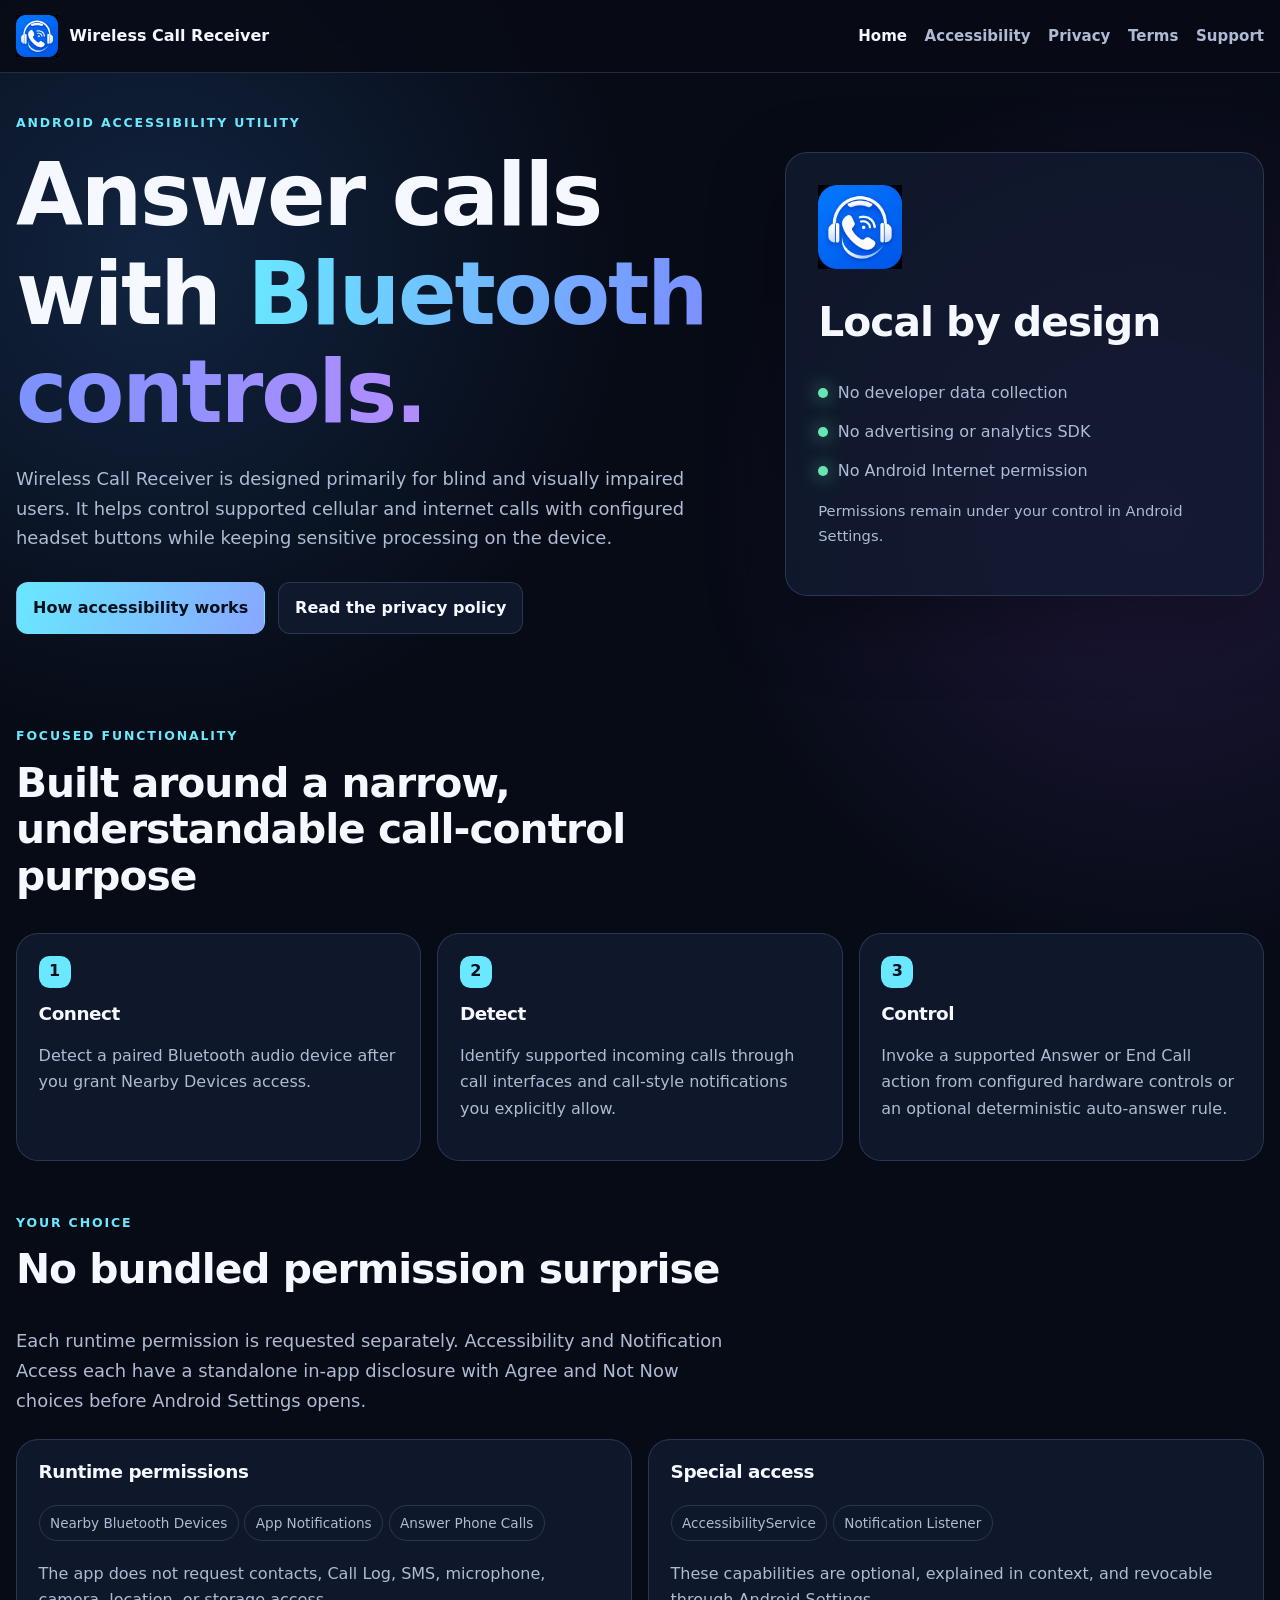
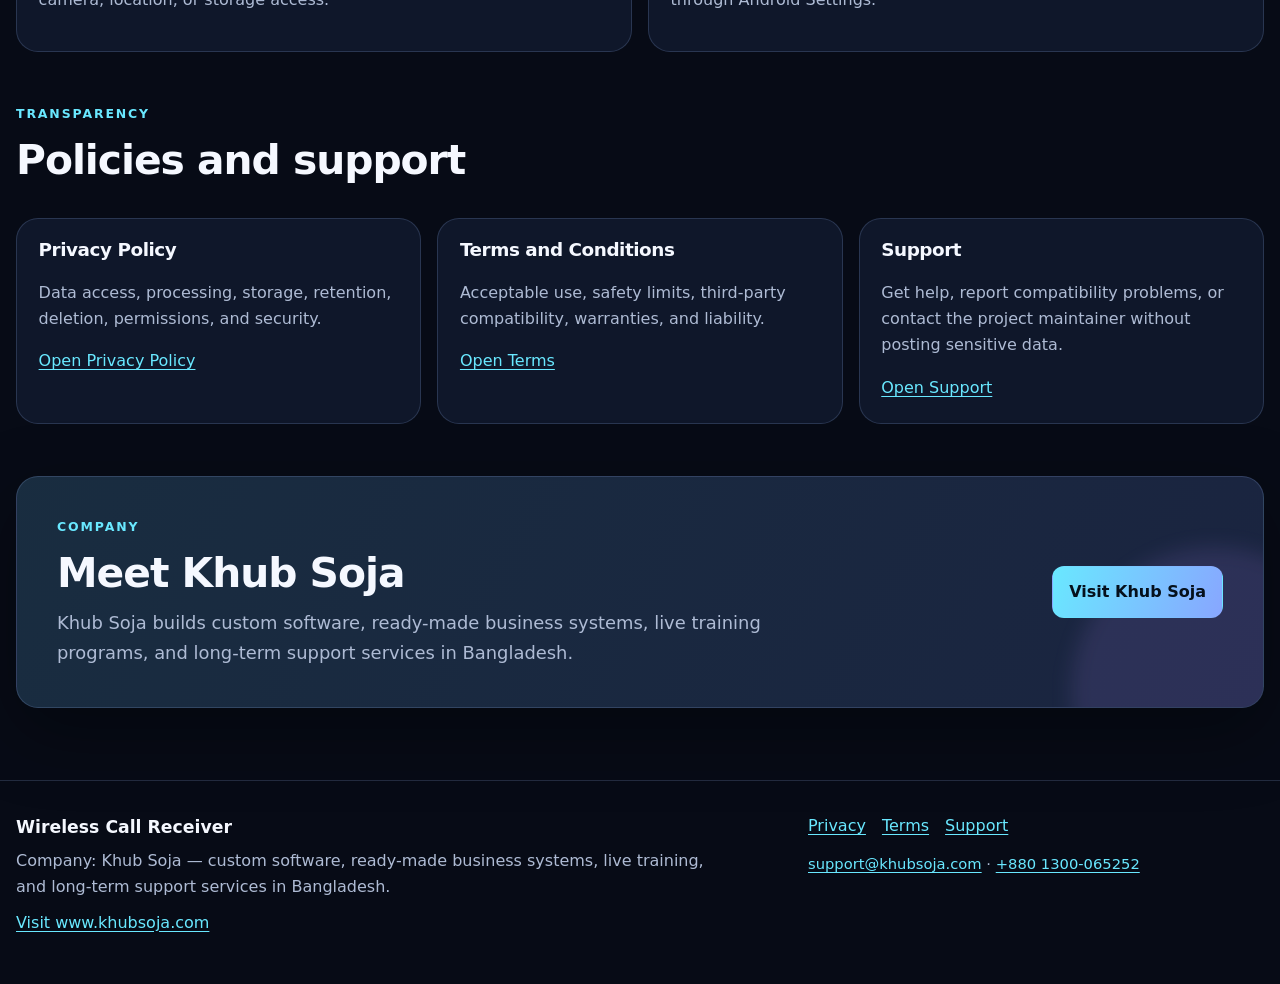
<file: landing_page/index.html>
<!doctype html>
<html lang="en">
<head>
  <meta charset="utf-8">
  <meta name="viewport" content="width=device-width, initial-scale=1">
  <meta name="description" content="Wireless Call Receiver is an on-device Android accessibility tool for Bluetooth call controls.">
  <meta name="theme-color" content="#070b16">
  <link rel="canonical" href="https://smfarukhasan.github.io/wireless_call_receiver/">
  <link rel="icon" href="assets/wcr-logo.png" type="image/png">
  <link rel="stylesheet" href="styles.css">
  <title>Wireless Call Receiver — Accessible Bluetooth Call Controls</title>
</head>
<body>
  <a class="skip-link" href="#content">Skip to content</a>
  <header class="site-header">
    <div class="shell nav-wrap">
      <a class="brand" href="index.html" aria-current="page"><img src="assets/wcr-logo.png" alt="">Wireless Call Receiver</a>
      <nav class="nav" aria-label="Primary navigation">
        <a href="index.html" aria-current="page">Home</a>
        <a href="accessibility.html">Accessibility</a>
        <a href="privacy.html">Privacy</a>
        <a href="terms.html">Terms</a>
        <a href="support.html">Support</a>
      </nav>
    </div>
  </header>

  <main id="content">
    <div class="shell">
      <section class="hero" aria-labelledby="hero-title">
        <div>
          <p class="eyebrow">Android accessibility utility</p>
          <h1 id="hero-title">Answer calls with <span class="gradient-text">Bluetooth controls.</span></h1>
          <p class="lede">Wireless Call Receiver is designed primarily for blind and visually impaired users. It helps control supported cellular and internet calls with configured headset buttons while keeping sensitive processing on the device.</p>
          <div class="actions">
            <a class="button primary" href="accessibility.html">How accessibility works</a>
            <a class="button" href="privacy.html">Read the privacy policy</a>
          </div>
        </div>
        <aside class="hero-card" aria-label="Privacy and operation summary">
          <img class="hero-mark" src="assets/wcr-logo.png" alt="Wireless Call Receiver app mark">
          <h2>Local by design</h2>
          <div class="signal"><span class="dot" aria-hidden="true"></span>No developer data collection</div>
          <div class="signal"><span class="dot" aria-hidden="true"></span>No advertising or analytics SDK</div>
          <div class="signal"><span class="dot" aria-hidden="true"></span>No Android Internet permission</div>
          <p class="meta">Permissions remain under your control in Android Settings.</p>
        </aside>
      </section>

      <section class="section" aria-labelledby="features-title">
        <div class="section-heading">
          <p class="eyebrow">Focused functionality</p>
          <h2 id="features-title">Built around a narrow, understandable call-control purpose</h2>
        </div>
        <div class="grid">
          <article class="card"><span class="number" aria-hidden="true">1</span><h3>Connect</h3><p>Detect a paired Bluetooth audio device after you grant Nearby Devices access.</p></article>
          <article class="card"><span class="number" aria-hidden="true">2</span><h3>Detect</h3><p>Identify supported incoming calls through call interfaces and call-style notifications you explicitly allow.</p></article>
          <article class="card"><span class="number" aria-hidden="true">3</span><h3>Control</h3><p>Invoke a supported Answer or End Call action from configured hardware controls or an optional deterministic auto-answer rule.</p></article>
        </div>
      </section>

      <section class="section" aria-labelledby="permissions-title">
        <div class="section-heading">
          <p class="eyebrow">Your choice</p>
          <h2 id="permissions-title">No bundled permission surprise</h2>
          <p class="lede">Each runtime permission is requested separately. Accessibility and Notification Access each have a standalone in-app disclosure with Agree and Not Now choices before Android Settings opens.</p>
        </div>
        <div class="grid two">
          <article class="card"><h3>Runtime permissions</h3><span class="pill">Nearby Bluetooth Devices</span><span class="pill">App Notifications</span><span class="pill">Answer Phone Calls</span><p>The app does not request contacts, Call Log, SMS, microphone, camera, location, or storage access.</p></article>
          <article class="card"><h3>Special access</h3><span class="pill">AccessibilityService</span><span class="pill">Notification Listener</span><p>These capabilities are optional, explained in context, and revocable through Android Settings.</p></article>
        </div>
      </section>

      <section class="section" aria-labelledby="documents-title">
        <div class="section-heading"><p class="eyebrow">Transparency</p><h2 id="documents-title">Policies and support</h2></div>
        <div class="grid">
          <article class="card"><h3>Privacy Policy</h3><p>Data access, processing, storage, retention, deletion, permissions, and security.</p><a href="privacy.html">Open Privacy Policy</a></article>
          <article class="card"><h3>Terms and Conditions</h3><p>Acceptable use, safety limits, third-party compatibility, warranties, and liability.</p><a href="terms.html">Open Terms</a></article>
          <article class="card"><h3>Support</h3><p>Get help, report compatibility problems, or contact the project maintainer without posting sensitive data.</p><a href="support.html">Open Support</a></article>
        </div>
      </section>

      <section class="section" aria-labelledby="company-title">
        <div class="company-panel">
          <div>
            <p class="eyebrow">Company</p>
            <h2 id="company-title">Meet Khub Soja</h2>
            <p class="lede">Khub Soja builds custom software, ready-made business systems, live training programs, and long-term support services in Bangladesh.</p>
          </div>
          <a class="button primary" href="https://www.khubsoja.com/" target="_blank" rel="noopener noreferrer" aria-label="Visit the Khub Soja company website">Visit Khub Soja</a>
        </div>
      </section>
    </div>
  </main>

  <footer class="site-footer">
  <div class="shell footer-wrap">
    <div class="footer-company">
      <strong>Wireless Call Receiver</strong>
      <p>Company: Khub Soja — custom software, ready-made business systems, live training, and long-term support services in Bangladesh.</p>
      <a href="https://www.khubsoja.com/" target="_blank" rel="noopener noreferrer">Visit www.khubsoja.com</a>
    </div>
    <div>
      <nav class="footer-links" aria-label="Footer"><a href="privacy.html">Privacy</a><a href="terms.html">Terms</a><a href="support.html">Support</a></nav>
      <p class="footer-contact"><a href="mailto:support@khubsoja.com">support@khubsoja.com</a> · <a href="tel:+8801300065252">+880 1300-065252</a></p>
    </div>
  </div>
</footer>
</body>
</html>
</file>
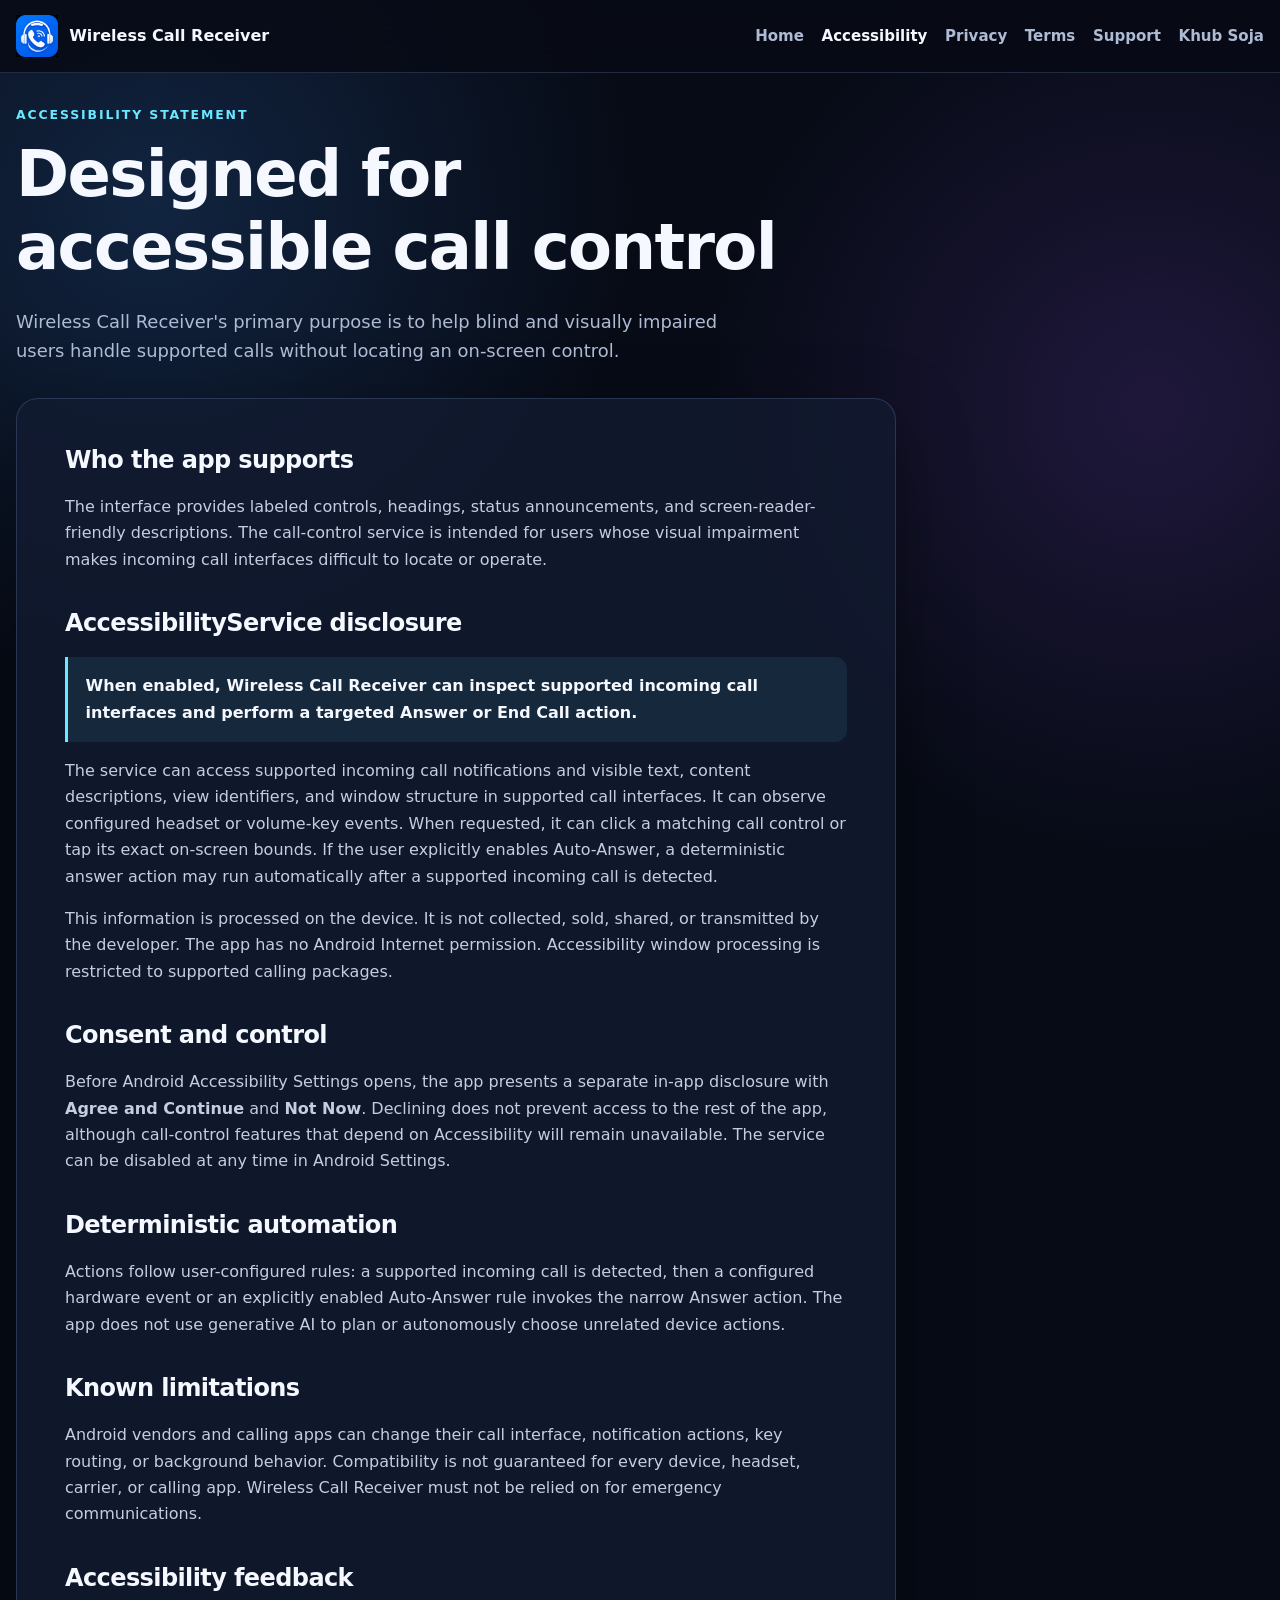
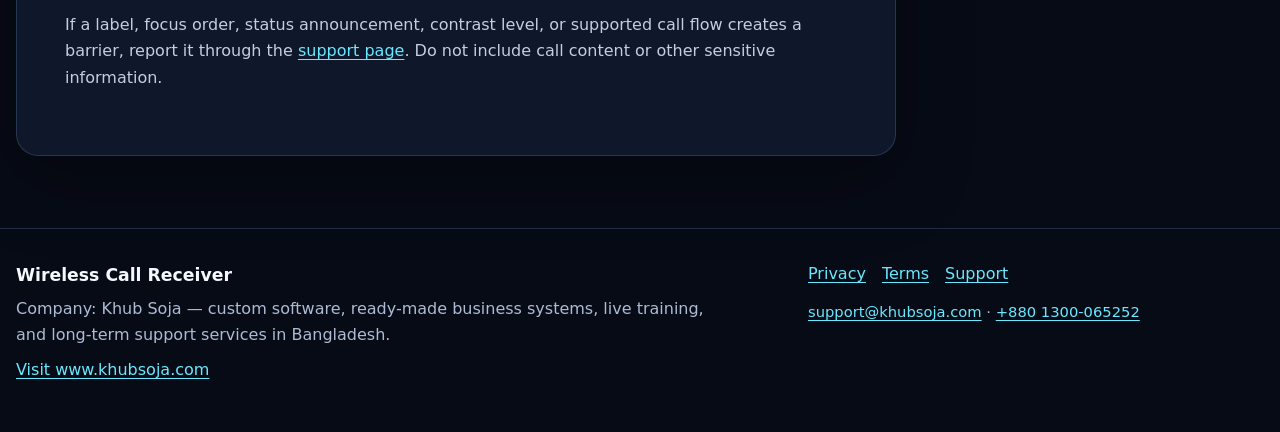
<file: landing_page/accessibility.html>
<!doctype html>
<html lang="en">
<head>
  <meta charset="utf-8"><meta name="viewport" content="width=device-width, initial-scale=1"><meta name="description" content="Accessibility statement and AccessibilityService disclosure for Wireless Call Receiver."><meta name="theme-color" content="#070b16">
  <link rel="canonical" href="https://smfarukhasan.github.io/wireless_call_receiver/accessibility.html"><link rel="icon" href="assets/wcr-logo.png" type="image/png"><link rel="stylesheet" href="styles.css"><title>Accessibility — Wireless Call Receiver</title>
</head>
<body>
  <a class="skip-link" href="#content">Skip to content</a>
  <header class="site-header"><div class="shell nav-wrap"><a class="brand" href="index.html"><img src="assets/wcr-logo.png" alt="">Wireless Call Receiver</a><nav class="nav" aria-label="Primary navigation"><a href="index.html">Home</a><a href="accessibility.html" aria-current="page">Accessibility</a><a href="privacy.html">Privacy</a><a href="terms.html">Terms</a><a href="support.html">Support</a><a href="https://www.khubsoja.com/" target="_blank" rel="noopener noreferrer">Khub Soja</a></nav></div></header>
  <main id="content"><div class="shell">
    <header class="page-head"><p class="eyebrow">Accessibility statement</p><h1>Designed for accessible call control</h1><p class="lede">Wireless Call Receiver's primary purpose is to help blind and visually impaired users handle supported calls without locating an on-screen control.</p></header>
    <article class="policy">
      <h2>Who the app supports</h2><p>The interface provides labeled controls, headings, status announcements, and screen-reader-friendly descriptions. The call-control service is intended for users whose visual impairment makes incoming call interfaces difficult to locate or operate.</p>
      <h2>AccessibilityService disclosure</h2><div class="notice"><strong>When enabled, Wireless Call Receiver can inspect supported incoming call interfaces and perform a targeted Answer or End Call action.</strong></div>
      <p>The service can access supported incoming call notifications and visible text, content descriptions, view identifiers, and window structure in supported call interfaces. It can observe configured headset or volume-key events. When requested, it can click a matching call control or tap its exact on-screen bounds. If the user explicitly enables Auto-Answer, a deterministic answer action may run automatically after a supported incoming call is detected.</p>
      <p>This information is processed on the device. It is not collected, sold, shared, or transmitted by the developer. The app has no Android Internet permission. Accessibility window processing is restricted to supported calling packages.</p>
      <h2>Consent and control</h2><p>Before Android Accessibility Settings opens, the app presents a separate in-app disclosure with <strong>Agree and Continue</strong> and <strong>Not Now</strong>. Declining does not prevent access to the rest of the app, although call-control features that depend on Accessibility will remain unavailable. The service can be disabled at any time in Android Settings.</p>
      <h2>Deterministic automation</h2><p>Actions follow user-configured rules: a supported incoming call is detected, then a configured hardware event or an explicitly enabled Auto-Answer rule invokes the narrow Answer action. The app does not use generative AI to plan or autonomously choose unrelated device actions.</p>
      <h2>Known limitations</h2><p>Android vendors and calling apps can change their call interface, notification actions, key routing, or background behavior. Compatibility is not guaranteed for every device, headset, carrier, or calling app. Wireless Call Receiver must not be relied on for emergency communications.</p>
      <h2>Accessibility feedback</h2><p>If a label, focus order, status announcement, contrast level, or supported call flow creates a barrier, report it through the <a href="support.html">support page</a>. Do not include call content or other sensitive information.</p>
    </article>
  </div></main>
  <footer class="site-footer">
  <div class="shell footer-wrap">
    <div class="footer-company">
      <strong>Wireless Call Receiver</strong>
      <p>Company: Khub Soja — custom software, ready-made business systems, live training, and long-term support services in Bangladesh.</p>
      <a href="https://www.khubsoja.com/" target="_blank" rel="noopener noreferrer">Visit www.khubsoja.com</a>
    </div>
    <div>
      <nav class="footer-links" aria-label="Footer"><a href="privacy.html">Privacy</a><a href="terms.html">Terms</a><a href="support.html">Support</a></nav>
      <p class="footer-contact"><a href="mailto:support@khubsoja.com">support@khubsoja.com</a> · <a href="tel:+8801300065252">+880 1300-065252</a></p>
    </div>
  </div>
</footer>
</body>
</html>
</file>
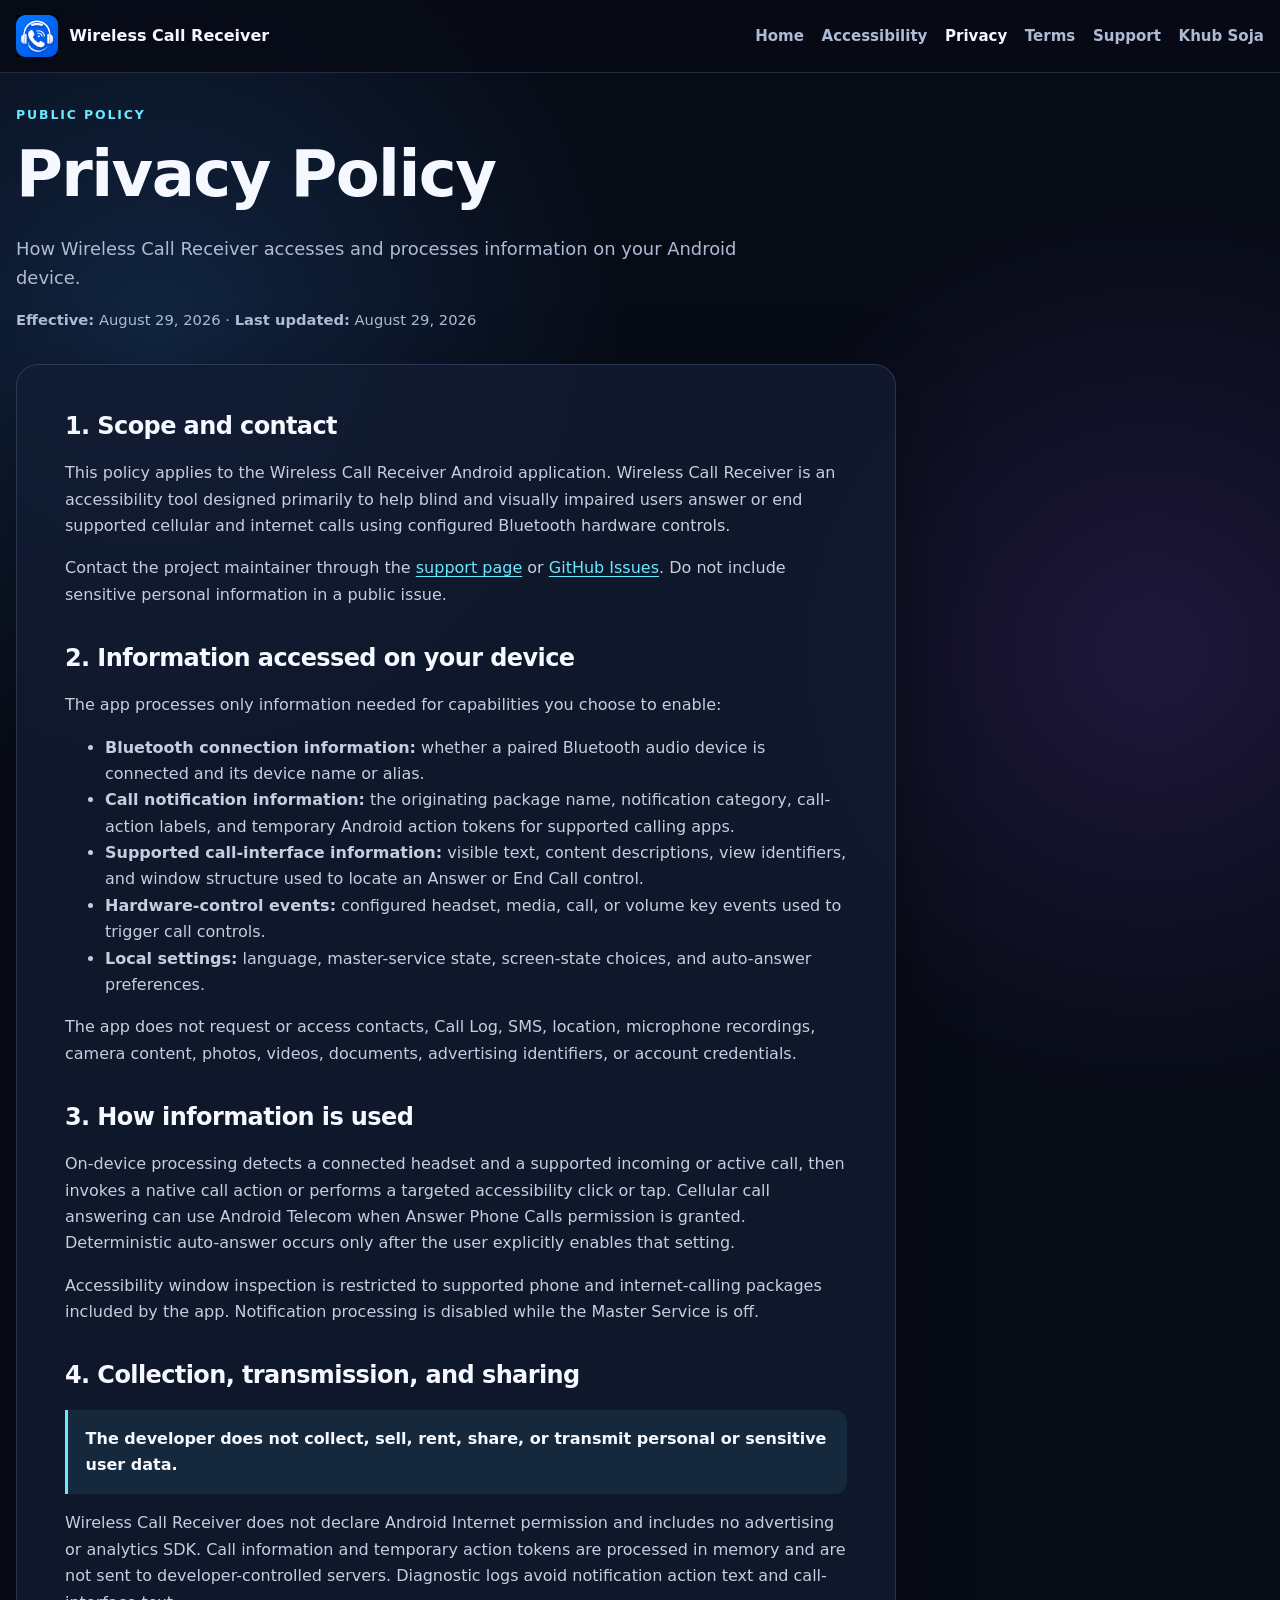
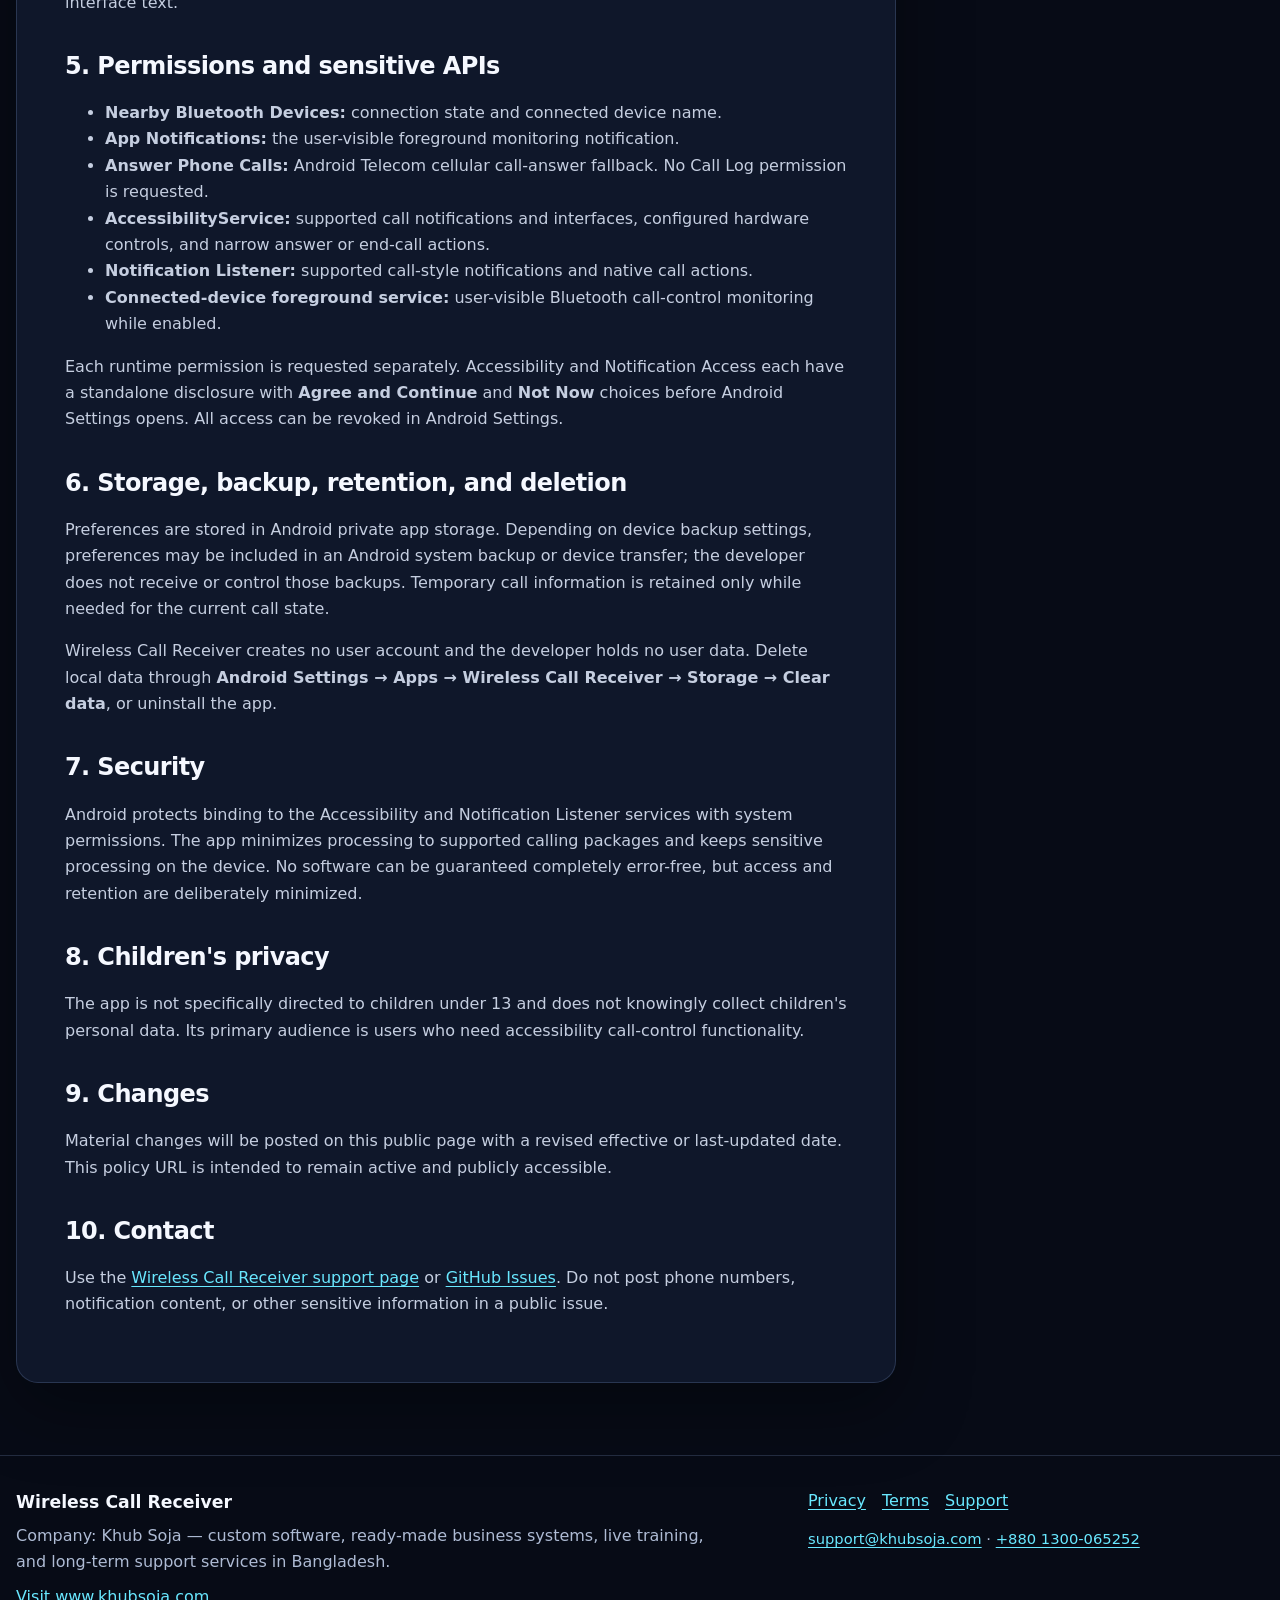
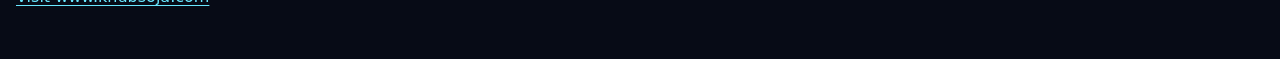
<file: landing_page/privacy.html>
<!doctype html>
<html lang="en">
<head>
  <meta charset="utf-8"><meta name="viewport" content="width=device-width, initial-scale=1">
  <meta name="description" content="Privacy Policy for the Wireless Call Receiver Android app.">
  <meta name="theme-color" content="#070b16">
  <link rel="canonical" href="https://smfarukhasan.github.io/wireless_call_receiver/privacy.html">
  <link rel="icon" href="assets/wcr-logo.png" type="image/png"><link rel="stylesheet" href="styles.css">
  <title>Privacy Policy — Wireless Call Receiver</title>
</head>
<body>
  <a class="skip-link" href="#content">Skip to content</a>
  <header class="site-header"><div class="shell nav-wrap"><a class="brand" href="index.html"><img src="assets/wcr-logo.png" alt="">Wireless Call Receiver</a><nav class="nav" aria-label="Primary navigation"><a href="index.html">Home</a><a href="accessibility.html">Accessibility</a><a href="privacy.html" aria-current="page">Privacy</a><a href="terms.html">Terms</a><a href="support.html">Support</a><a href="https://www.khubsoja.com/" target="_blank" rel="noopener noreferrer">Khub Soja</a></nav></div></header>
  <main id="content"><div class="shell">
    <header class="page-head"><p class="eyebrow">Public policy</p><h1>Privacy Policy</h1><p class="lede">How Wireless Call Receiver accesses and processes information on your Android device.</p><p class="meta"><strong>Effective:</strong> August 29, 2026 · <strong>Last updated:</strong> August 29, 2026</p></header>
    <article class="policy">
      <h2>1. Scope and contact</h2>
      <p>This policy applies to the Wireless Call Receiver Android application. Wireless Call Receiver is an accessibility tool designed primarily to help blind and visually impaired users answer or end supported cellular and internet calls using configured Bluetooth hardware controls.</p>
      <p>Contact the project maintainer through the <a href="support.html">support page</a> or <a href="https://github.com/smfarukhasan/wireless_call_receiver/issues">GitHub Issues</a>. Do not include sensitive personal information in a public issue.</p>

      <h2>2. Information accessed on your device</h2>
      <p>The app processes only information needed for capabilities you choose to enable:</p>
      <ul>
        <li><strong>Bluetooth connection information:</strong> whether a paired Bluetooth audio device is connected and its device name or alias.</li>
        <li><strong>Call notification information:</strong> the originating package name, notification category, call-action labels, and temporary Android action tokens for supported calling apps.</li>
        <li><strong>Supported call-interface information:</strong> visible text, content descriptions, view identifiers, and window structure used to locate an Answer or End Call control.</li>
        <li><strong>Hardware-control events:</strong> configured headset, media, call, or volume key events used to trigger call controls.</li>
        <li><strong>Local settings:</strong> language, master-service state, screen-state choices, and auto-answer preferences.</li>
      </ul>
      <p>The app does not request or access contacts, Call Log, SMS, location, microphone recordings, camera content, photos, videos, documents, advertising identifiers, or account credentials.</p>

      <h2>3. How information is used</h2>
      <p>On-device processing detects a connected headset and a supported incoming or active call, then invokes a native call action or performs a targeted accessibility click or tap. Cellular call answering can use Android Telecom when Answer Phone Calls permission is granted. Deterministic auto-answer occurs only after the user explicitly enables that setting.</p>
      <p>Accessibility window inspection is restricted to supported phone and internet-calling packages included by the app. Notification processing is disabled while the Master Service is off.</p>

      <h2>4. Collection, transmission, and sharing</h2>
      <div class="notice"><strong>The developer does not collect, sell, rent, share, or transmit personal or sensitive user data.</strong></div>
      <p>Wireless Call Receiver does not declare Android Internet permission and includes no advertising or analytics SDK. Call information and temporary action tokens are processed in memory and are not sent to developer-controlled servers. Diagnostic logs avoid notification action text and call-interface text.</p>

      <h2>5. Permissions and sensitive APIs</h2>
      <ul>
        <li><strong>Nearby Bluetooth Devices:</strong> connection state and connected device name.</li>
        <li><strong>App Notifications:</strong> the user-visible foreground monitoring notification.</li>
        <li><strong>Answer Phone Calls:</strong> Android Telecom cellular call-answer fallback. No Call Log permission is requested.</li>
        <li><strong>AccessibilityService:</strong> supported call notifications and interfaces, configured hardware controls, and narrow answer or end-call actions.</li>
        <li><strong>Notification Listener:</strong> supported call-style notifications and native call actions.</li>
        <li><strong>Connected-device foreground service:</strong> user-visible Bluetooth call-control monitoring while enabled.</li>
      </ul>
      <p>Each runtime permission is requested separately. Accessibility and Notification Access each have a standalone disclosure with <strong>Agree and Continue</strong> and <strong>Not Now</strong> choices before Android Settings opens. All access can be revoked in Android Settings.</p>

      <h2>6. Storage, backup, retention, and deletion</h2>
      <p>Preferences are stored in Android private app storage. Depending on device backup settings, preferences may be included in an Android system backup or device transfer; the developer does not receive or control those backups. Temporary call information is retained only while needed for the current call state.</p>
      <p>Wireless Call Receiver creates no user account and the developer holds no user data. Delete local data through <strong>Android Settings → Apps → Wireless Call Receiver → Storage → Clear data</strong>, or uninstall the app.</p>

      <h2>7. Security</h2>
      <p>Android protects binding to the Accessibility and Notification Listener services with system permissions. The app minimizes processing to supported calling packages and keeps sensitive processing on the device. No software can be guaranteed completely error-free, but access and retention are deliberately minimized.</p>

      <h2>8. Children's privacy</h2>
      <p>The app is not specifically directed to children under 13 and does not knowingly collect children's personal data. Its primary audience is users who need accessibility call-control functionality.</p>

      <h2>9. Changes</h2>
      <p>Material changes will be posted on this public page with a revised effective or last-updated date. This policy URL is intended to remain active and publicly accessible.</p>

      <h2>10. Contact</h2>
      <p>Use the <a href="support.html">Wireless Call Receiver support page</a> or <a href="https://github.com/smfarukhasan/wireless_call_receiver/issues">GitHub Issues</a>. Do not post phone numbers, notification content, or other sensitive information in a public issue.</p>
    </article>
  </div></main>
  <footer class="site-footer">
  <div class="shell footer-wrap">
    <div class="footer-company">
      <strong>Wireless Call Receiver</strong>
      <p>Company: Khub Soja — custom software, ready-made business systems, live training, and long-term support services in Bangladesh.</p>
      <a href="https://www.khubsoja.com/" target="_blank" rel="noopener noreferrer">Visit www.khubsoja.com</a>
    </div>
    <div>
      <nav class="footer-links" aria-label="Footer"><a href="privacy.html">Privacy</a><a href="terms.html">Terms</a><a href="support.html">Support</a></nav>
      <p class="footer-contact"><a href="mailto:support@khubsoja.com">support@khubsoja.com</a> · <a href="tel:+8801300065252">+880 1300-065252</a></p>
    </div>
  </div>
</footer>
</body>
</html>
</file>
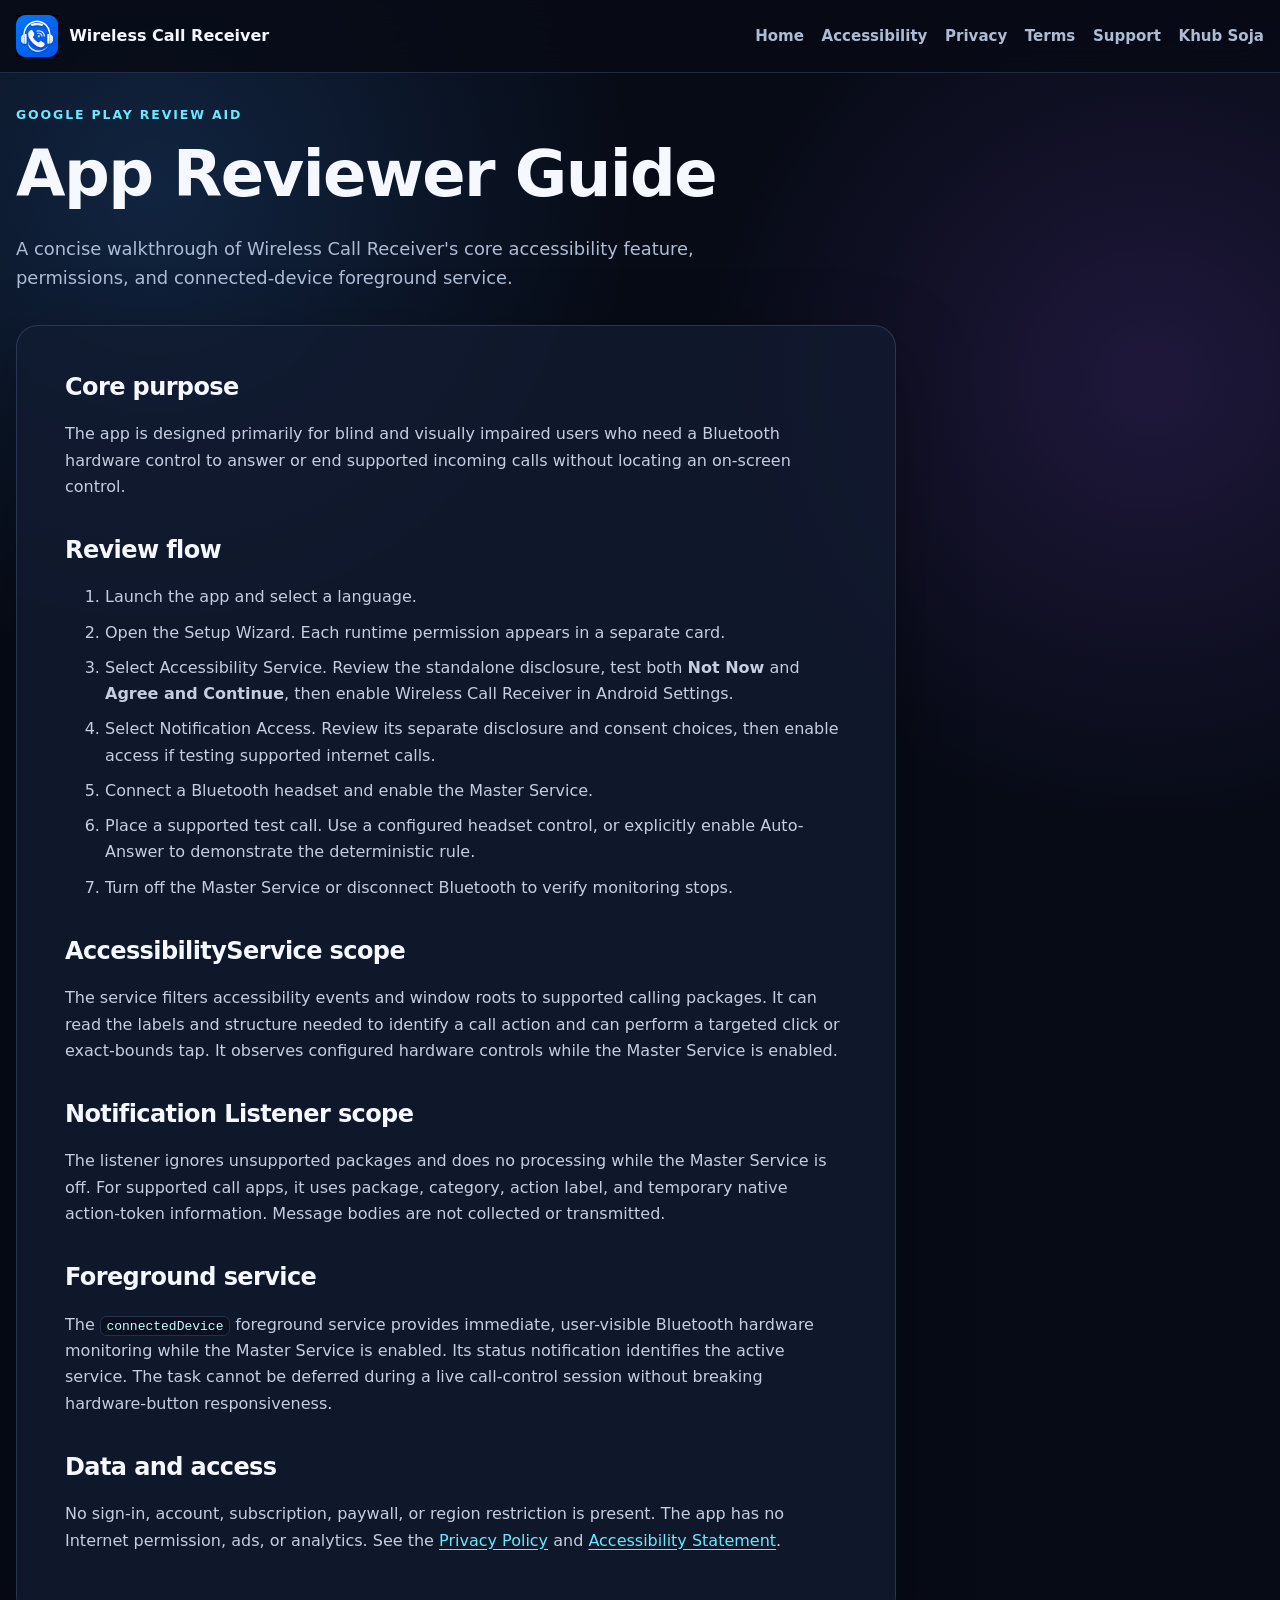
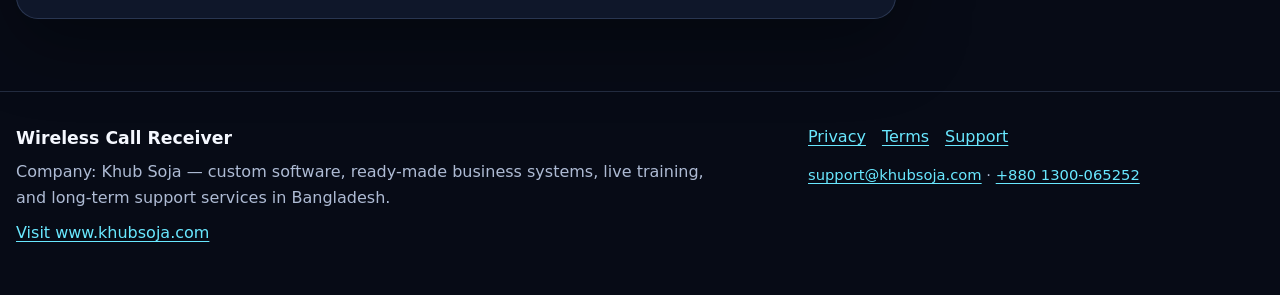
<file: landing_page/review-guide.html>
<!doctype html>
<html lang="en">
<head>
  <meta charset="utf-8"><meta name="viewport" content="width=device-width, initial-scale=1"><meta name="description" content="Reviewer guide for Wireless Call Receiver permissions and foreground service."><meta name="theme-color" content="#070b16">
  <link rel="canonical" href="https://smfarukhasan.github.io/wireless_call_receiver/review-guide.html"><link rel="icon" href="assets/wcr-logo.png" type="image/png"><link rel="stylesheet" href="styles.css"><title>Reviewer Guide — Wireless Call Receiver</title>
</head>
<body>
  <a class="skip-link" href="#content">Skip to content</a>
  <header class="site-header"><div class="shell nav-wrap"><a class="brand" href="index.html"><img src="assets/wcr-logo.png" alt="">Wireless Call Receiver</a><nav class="nav" aria-label="Primary navigation"><a href="index.html">Home</a><a href="accessibility.html">Accessibility</a><a href="privacy.html">Privacy</a><a href="terms.html">Terms</a><a href="support.html">Support</a><a href="https://www.khubsoja.com/" target="_blank" rel="noopener noreferrer">Khub Soja</a></nav></div></header>
  <main id="content"><div class="shell">
    <header class="page-head"><p class="eyebrow">Google Play review aid</p><h1>App Reviewer Guide</h1><p class="lede">A concise walkthrough of Wireless Call Receiver's core accessibility feature, permissions, and connected-device foreground service.</p></header>
    <article class="policy">
      <h2>Core purpose</h2><p>The app is designed primarily for blind and visually impaired users who need a Bluetooth hardware control to answer or end supported incoming calls without locating an on-screen control.</p>
      <h2>Review flow</h2><ol class="checklist"><li>Launch the app and select a language.</li><li>Open the Setup Wizard. Each runtime permission appears in a separate card.</li><li>Select Accessibility Service. Review the standalone disclosure, test both <strong>Not Now</strong> and <strong>Agree and Continue</strong>, then enable Wireless Call Receiver in Android Settings.</li><li>Select Notification Access. Review its separate disclosure and consent choices, then enable access if testing supported internet calls.</li><li>Connect a Bluetooth headset and enable the Master Service.</li><li>Place a supported test call. Use a configured headset control, or explicitly enable Auto-Answer to demonstrate the deterministic rule.</li><li>Turn off the Master Service or disconnect Bluetooth to verify monitoring stops.</li></ol>
      <h2>AccessibilityService scope</h2><p>The service filters accessibility events and window roots to supported calling packages. It can read the labels and structure needed to identify a call action and can perform a targeted click or exact-bounds tap. It observes configured hardware controls while the Master Service is enabled.</p>
      <h2>Notification Listener scope</h2><p>The listener ignores unsupported packages and does no processing while the Master Service is off. For supported call apps, it uses package, category, action label, and temporary native action-token information. Message bodies are not collected or transmitted.</p>
      <h2>Foreground service</h2><p>The <code>connectedDevice</code> foreground service provides immediate, user-visible Bluetooth hardware monitoring while the Master Service is enabled. Its status notification identifies the active service. The task cannot be deferred during a live call-control session without breaking hardware-button responsiveness.</p>
      <h2>Data and access</h2><p>No sign-in, account, subscription, paywall, or region restriction is present. The app has no Internet permission, ads, or analytics. See the <a href="privacy.html">Privacy Policy</a> and <a href="accessibility.html">Accessibility Statement</a>.</p>
    </article>
  </div></main>
  <footer class="site-footer">
  <div class="shell footer-wrap">
    <div class="footer-company">
      <strong>Wireless Call Receiver</strong>
      <p>Company: Khub Soja — custom software, ready-made business systems, live training, and long-term support services in Bangladesh.</p>
      <a href="https://www.khubsoja.com/" target="_blank" rel="noopener noreferrer">Visit www.khubsoja.com</a>
    </div>
    <div>
      <nav class="footer-links" aria-label="Footer"><a href="privacy.html">Privacy</a><a href="terms.html">Terms</a><a href="support.html">Support</a></nav>
      <p class="footer-contact"><a href="mailto:support@khubsoja.com">support@khubsoja.com</a> · <a href="tel:+8801300065252">+880 1300-065252</a></p>
    </div>
  </div>
</footer>
</body>
</html>
</file>
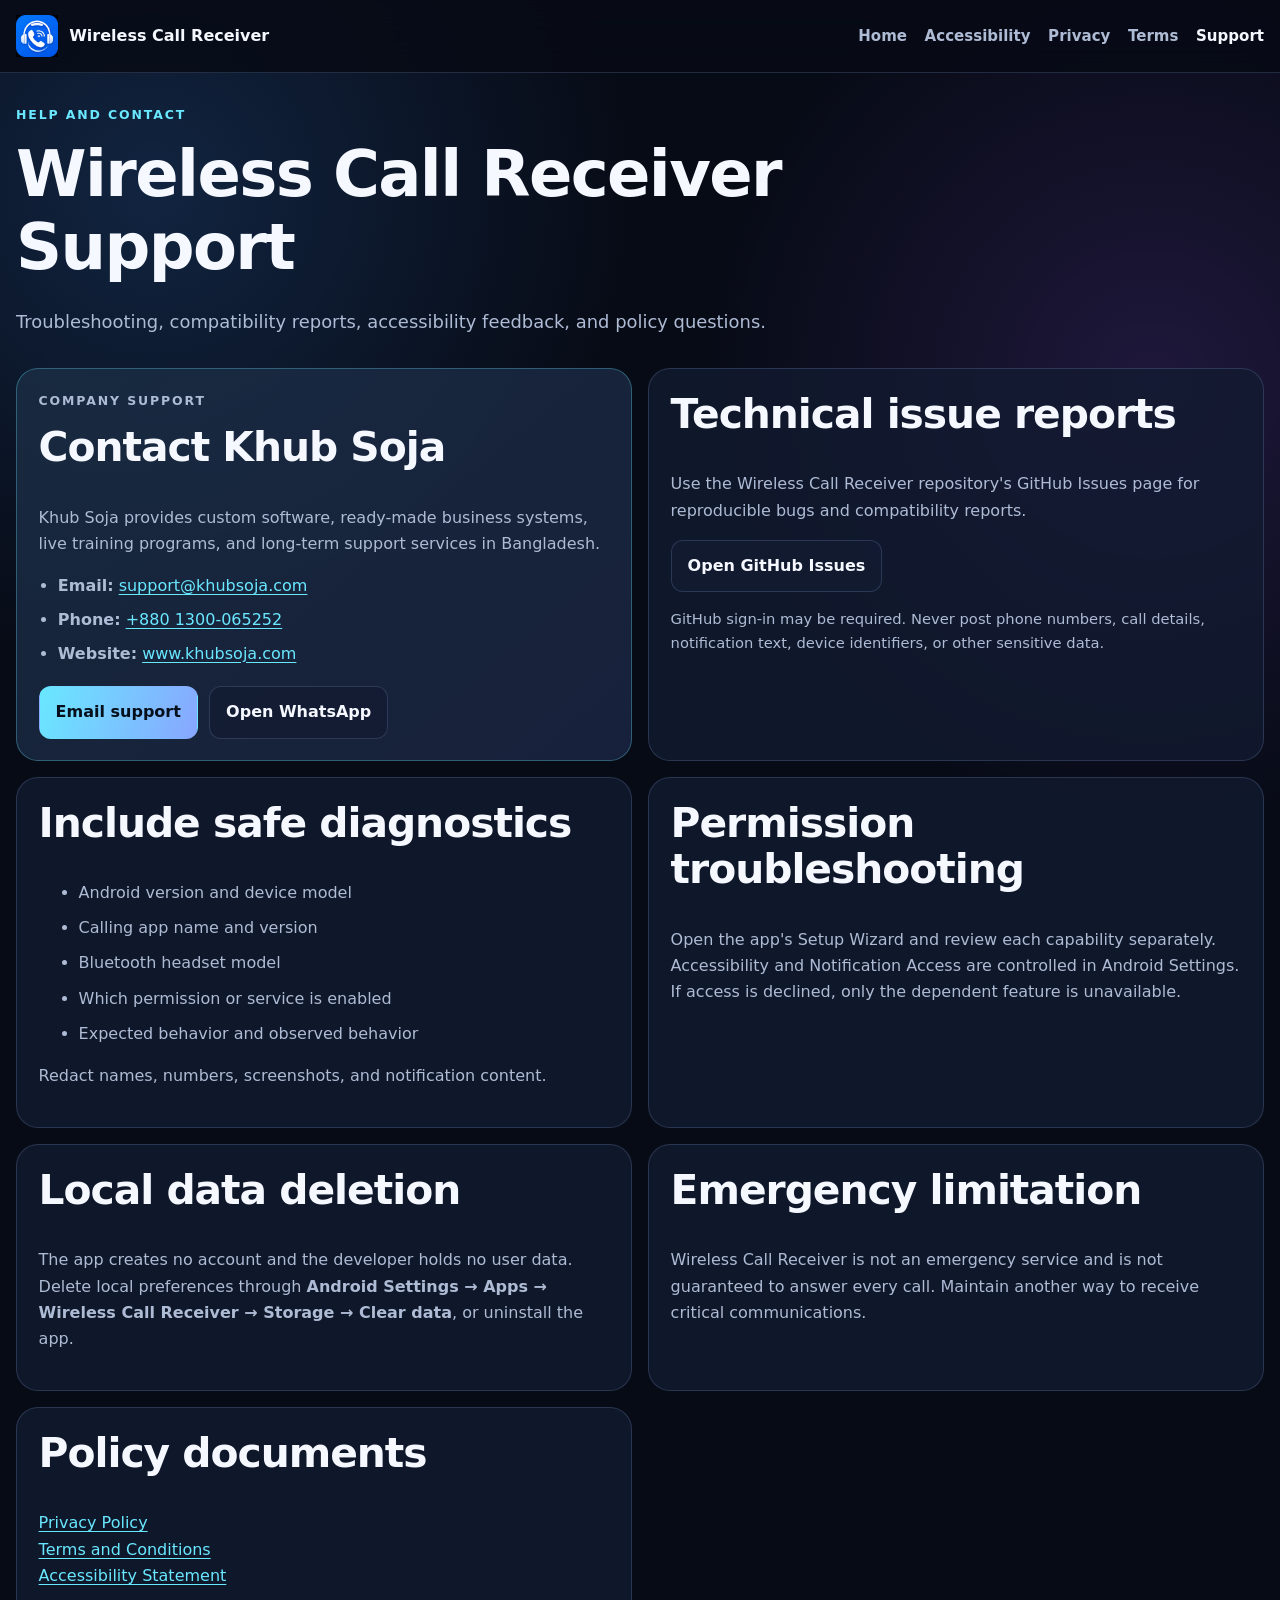
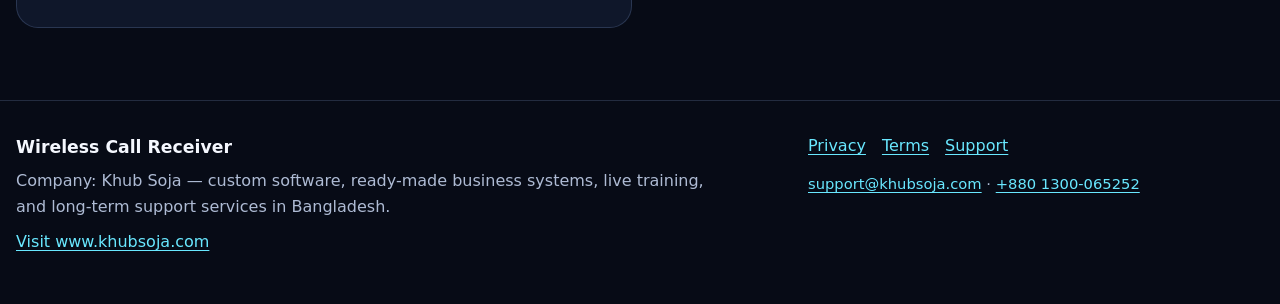
<file: landing_page/support.html>
<!doctype html>
<html lang="en">
<head>
  <meta charset="utf-8"><meta name="viewport" content="width=device-width, initial-scale=1"><meta name="description" content="Support and contact information for Wireless Call Receiver."><meta name="theme-color" content="#070b16">
  <link rel="canonical" href="https://smfarukhasan.github.io/wireless_call_receiver/support.html"><link rel="icon" href="assets/wcr-logo.png" type="image/png"><link rel="stylesheet" href="styles.css"><title>Support — Wireless Call Receiver</title>
</head>
<body>
  <a class="skip-link" href="#content">Skip to content</a>
  <header class="site-header"><div class="shell nav-wrap"><a class="brand" href="index.html"><img src="assets/wcr-logo.png" alt="">Wireless Call Receiver</a><nav class="nav" aria-label="Primary navigation"><a href="index.html">Home</a><a href="accessibility.html">Accessibility</a><a href="privacy.html">Privacy</a><a href="terms.html">Terms</a><a href="support.html" aria-current="page">Support</a></nav></div></header>
  <main id="content"><div class="shell">
    <header class="page-head"><p class="eyebrow">Help and contact</p><h1>Wireless Call Receiver Support</h1><p class="lede">Troubleshooting, compatibility reports, accessibility feedback, and policy questions.</p></header>
    <div class="grid two">
      <section class="card company-support"><p class="eyebrow">Company support</p><h2>Contact Khub Soja</h2><p>Khub Soja provides custom software, ready-made business systems, live training programs, and long-term support services in Bangladesh.</p><ul class="contact-list"><li><strong>Email:</strong> <a href="mailto:support@khubsoja.com">support@khubsoja.com</a></li><li><strong>Phone:</strong> <a href="tel:+8801300065252">+880 1300-065252</a></li><li><strong>Website:</strong> <a href="https://www.khubsoja.com/" target="_blank" rel="noopener noreferrer">www.khubsoja.com</a></li></ul><div class="button-row"><a class="button primary" href="mailto:support@khubsoja.com">Email support</a><a class="button" href="https://wa.me/8801300065252" target="_blank" rel="noopener noreferrer">Open WhatsApp</a></div></section>
      <section class="card"><h2>Technical issue reports</h2><p>Use the Wireless Call Receiver repository's GitHub Issues page for reproducible bugs and compatibility reports.</p><a class="button" href="https://github.com/smfarukhasan/wireless_call_receiver/issues/new">Open GitHub Issues</a><p class="meta">GitHub sign-in may be required. Never post phone numbers, call details, notification text, device identifiers, or other sensitive data.</p></section>
      <section class="card"><h2>Include safe diagnostics</h2><ul class="checklist"><li>Android version and device model</li><li>Calling app name and version</li><li>Bluetooth headset model</li><li>Which permission or service is enabled</li><li>Expected behavior and observed behavior</li></ul><p>Redact names, numbers, screenshots, and notification content.</p></section>
      <section class="card"><h2>Permission troubleshooting</h2><p>Open the app's Setup Wizard and review each capability separately. Accessibility and Notification Access are controlled in Android Settings. If access is declined, only the dependent feature is unavailable.</p></section>
      <section class="card"><h2>Local data deletion</h2><p>The app creates no account and the developer holds no user data. Delete local preferences through <strong>Android Settings → Apps → Wireless Call Receiver → Storage → Clear data</strong>, or uninstall the app.</p></section>
      <section class="card"><h2>Emergency limitation</h2><p>Wireless Call Receiver is not an emergency service and is not guaranteed to answer every call. Maintain another way to receive critical communications.</p></section>
      <section class="card"><h2>Policy documents</h2><p><a href="privacy.html">Privacy Policy</a><br><a href="terms.html">Terms and Conditions</a><br><a href="accessibility.html">Accessibility Statement</a></p></section>
    </div>
  </div></main>
  <footer class="site-footer">
  <div class="shell footer-wrap">
    <div class="footer-company">
      <strong>Wireless Call Receiver</strong>
      <p>Company: Khub Soja — custom software, ready-made business systems, live training, and long-term support services in Bangladesh.</p>
      <a href="https://www.khubsoja.com/" target="_blank" rel="noopener noreferrer">Visit www.khubsoja.com</a>
    </div>
    <div>
      <nav class="footer-links" aria-label="Footer"><a href="privacy.html">Privacy</a><a href="terms.html">Terms</a><a href="support.html">Support</a></nav>
      <p class="footer-contact"><a href="mailto:support@khubsoja.com">support@khubsoja.com</a> · <a href="tel:+8801300065252">+880 1300-065252</a></p>
    </div>
  </div>
</footer>
</body>
</html>
</file>
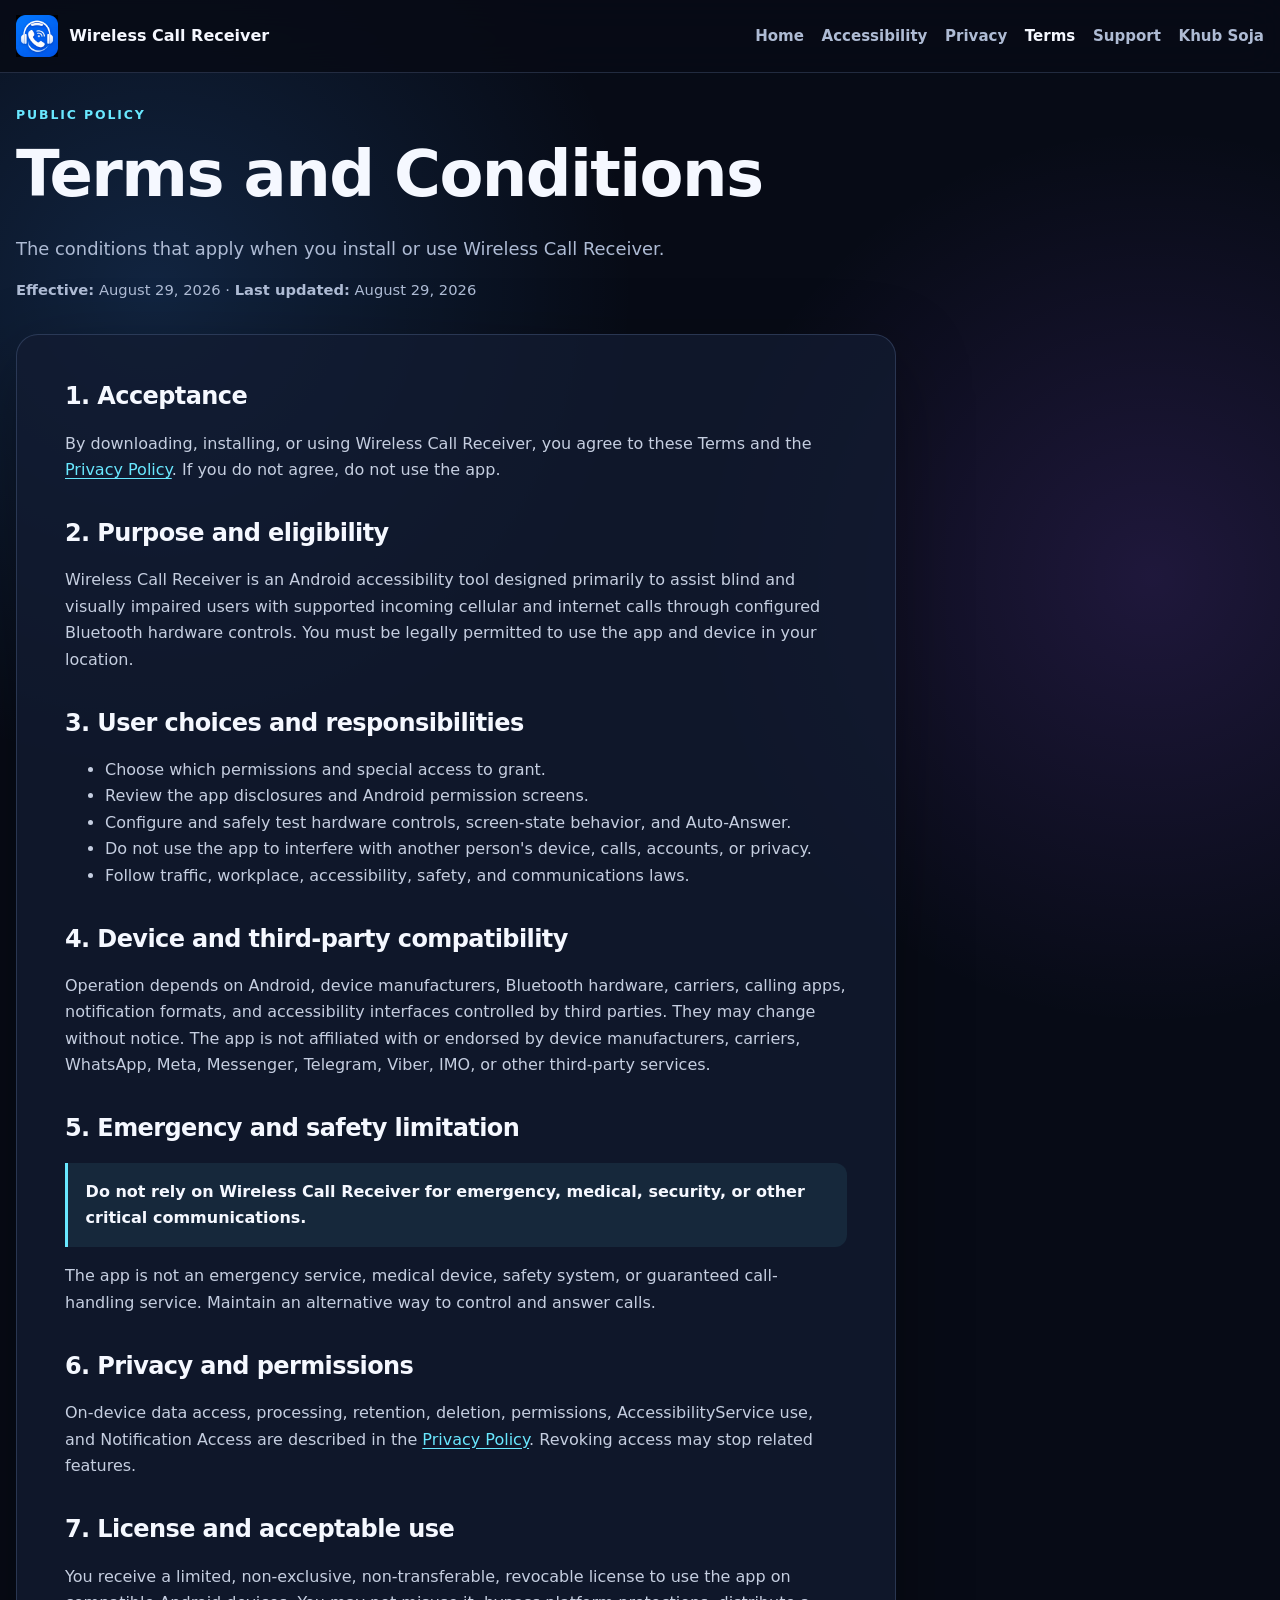
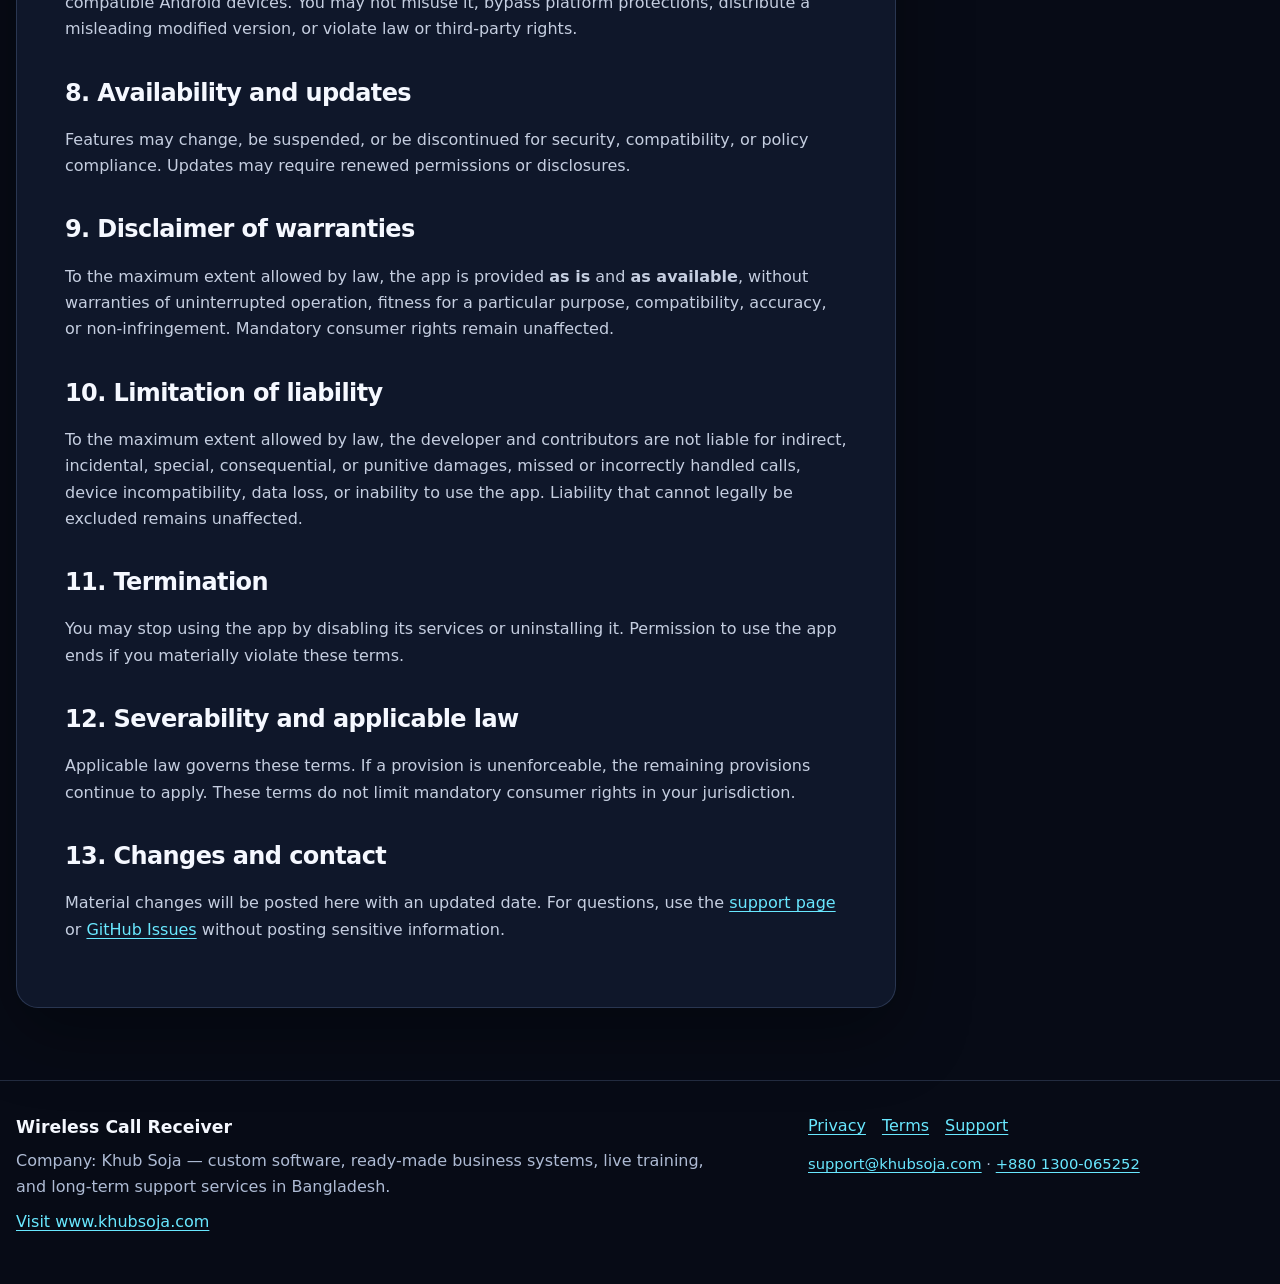
<file: landing_page/terms.html>
<!doctype html>
<html lang="en">
<head>
  <meta charset="utf-8"><meta name="viewport" content="width=device-width, initial-scale=1">
  <meta name="description" content="Terms and Conditions for the Wireless Call Receiver Android app."><meta name="theme-color" content="#070b16">
  <link rel="canonical" href="https://smfarukhasan.github.io/wireless_call_receiver/terms.html"><link rel="icon" href="assets/wcr-logo.png" type="image/png"><link rel="stylesheet" href="styles.css">
  <title>Terms and Conditions — Wireless Call Receiver</title>
</head>
<body>
  <a class="skip-link" href="#content">Skip to content</a>
  <header class="site-header"><div class="shell nav-wrap"><a class="brand" href="index.html"><img src="assets/wcr-logo.png" alt="">Wireless Call Receiver</a><nav class="nav" aria-label="Primary navigation"><a href="index.html">Home</a><a href="accessibility.html">Accessibility</a><a href="privacy.html">Privacy</a><a href="terms.html" aria-current="page">Terms</a><a href="support.html">Support</a><a href="https://www.khubsoja.com/" target="_blank" rel="noopener noreferrer">Khub Soja</a></nav></div></header>
  <main id="content"><div class="shell">
    <header class="page-head"><p class="eyebrow">Public policy</p><h1>Terms and Conditions</h1><p class="lede">The conditions that apply when you install or use Wireless Call Receiver.</p><p class="meta"><strong>Effective:</strong> August 29, 2026 · <strong>Last updated:</strong> August 29, 2026</p></header>
    <article class="policy">
      <h2>1. Acceptance</h2><p>By downloading, installing, or using Wireless Call Receiver, you agree to these Terms and the <a href="privacy.html">Privacy Policy</a>. If you do not agree, do not use the app.</p>
      <h2>2. Purpose and eligibility</h2><p>Wireless Call Receiver is an Android accessibility tool designed primarily to assist blind and visually impaired users with supported incoming cellular and internet calls through configured Bluetooth hardware controls. You must be legally permitted to use the app and device in your location.</p>
      <h2>3. User choices and responsibilities</h2>
      <ul><li>Choose which permissions and special access to grant.</li><li>Review the app disclosures and Android permission screens.</li><li>Configure and safely test hardware controls, screen-state behavior, and Auto-Answer.</li><li>Do not use the app to interfere with another person's device, calls, accounts, or privacy.</li><li>Follow traffic, workplace, accessibility, safety, and communications laws.</li></ul>
      <h2>4. Device and third-party compatibility</h2><p>Operation depends on Android, device manufacturers, Bluetooth hardware, carriers, calling apps, notification formats, and accessibility interfaces controlled by third parties. They may change without notice. The app is not affiliated with or endorsed by device manufacturers, carriers, WhatsApp, Meta, Messenger, Telegram, Viber, IMO, or other third-party services.</p>
      <h2>5. Emergency and safety limitation</h2><div class="notice"><strong>Do not rely on Wireless Call Receiver for emergency, medical, security, or other critical communications.</strong></div><p>The app is not an emergency service, medical device, safety system, or guaranteed call-handling service. Maintain an alternative way to control and answer calls.</p>
      <h2>6. Privacy and permissions</h2><p>On-device data access, processing, retention, deletion, permissions, AccessibilityService use, and Notification Access are described in the <a href="privacy.html">Privacy Policy</a>. Revoking access may stop related features.</p>
      <h2>7. License and acceptable use</h2><p>You receive a limited, non-exclusive, non-transferable, revocable license to use the app on compatible Android devices. You may not misuse it, bypass platform protections, distribute a misleading modified version, or violate law or third-party rights.</p>
      <h2>8. Availability and updates</h2><p>Features may change, be suspended, or be discontinued for security, compatibility, or policy compliance. Updates may require renewed permissions or disclosures.</p>
      <h2>9. Disclaimer of warranties</h2><p>To the maximum extent allowed by law, the app is provided <strong>as is</strong> and <strong>as available</strong>, without warranties of uninterrupted operation, fitness for a particular purpose, compatibility, accuracy, or non-infringement. Mandatory consumer rights remain unaffected.</p>
      <h2>10. Limitation of liability</h2><p>To the maximum extent allowed by law, the developer and contributors are not liable for indirect, incidental, special, consequential, or punitive damages, missed or incorrectly handled calls, device incompatibility, data loss, or inability to use the app. Liability that cannot legally be excluded remains unaffected.</p>
      <h2>11. Termination</h2><p>You may stop using the app by disabling its services or uninstalling it. Permission to use the app ends if you materially violate these terms.</p>
      <h2>12. Severability and applicable law</h2><p>Applicable law governs these terms. If a provision is unenforceable, the remaining provisions continue to apply. These terms do not limit mandatory consumer rights in your jurisdiction.</p>
      <h2>13. Changes and contact</h2><p>Material changes will be posted here with an updated date. For questions, use the <a href="support.html">support page</a> or <a href="https://github.com/smfarukhasan/wireless_call_receiver/issues">GitHub Issues</a> without posting sensitive information.</p>
    </article>
  </div></main>
  <footer class="site-footer">
  <div class="shell footer-wrap">
    <div class="footer-company">
      <strong>Wireless Call Receiver</strong>
      <p>Company: Khub Soja — custom software, ready-made business systems, live training, and long-term support services in Bangladesh.</p>
      <a href="https://www.khubsoja.com/" target="_blank" rel="noopener noreferrer">Visit www.khubsoja.com</a>
    </div>
    <div>
      <nav class="footer-links" aria-label="Footer"><a href="privacy.html">Privacy</a><a href="terms.html">Terms</a><a href="support.html">Support</a></nav>
      <p class="footer-contact"><a href="mailto:support@khubsoja.com">support@khubsoja.com</a> · <a href="tel:+8801300065252">+880 1300-065252</a></p>
    </div>
  </div>
</footer>
</body>
</html>
</file>
<file: landing_page/styles.css>
:root {
  color-scheme: dark;
  --bg: #070b16;
  --surface: rgba(18, 27, 49, 0.78);
  --surface-strong: #121b31;
  --line: rgba(159, 196, 255, 0.18);
  --text: #f5f8ff;
  --muted: #aebbd4;
  --blue: #69e8ff;
  --indigo: #7893ff;
  --violet: #b48cff;
  --green: #65e6b2;
  --shadow: 0 24px 72px rgba(0, 0, 0, 0.35);
  --radius: 22px;
  font-family: Inter, ui-sans-serif, system-ui, -apple-system, BlinkMacSystemFont, "Segoe UI", sans-serif;
}

* { box-sizing: border-box; }
html { scroll-behavior: smooth; }
body {
  margin: 0;
  min-height: 100vh;
  color: var(--text);
  background:
    radial-gradient(circle at 12% 10%, rgba(63, 150, 255, .18), transparent 30rem),
    radial-gradient(circle at 90% 20%, rgba(155, 89, 255, .16), transparent 28rem),
    var(--bg);
  line-height: 1.65;
}

a { color: var(--blue); text-underline-offset: .2em; }
a:hover { color: #b9f7ff; }
img { max-width: 100%; }

.skip-link {
  position: absolute;
  left: 1rem;
  top: -5rem;
  z-index: 20;
  padding: .75rem 1rem;
  border-radius: .75rem;
  background: var(--text);
  color: var(--bg);
}
.skip-link:focus { top: 1rem; }

.shell { width: min(1760px, calc(100% - 2rem)); margin: 0 auto; }
.site-header {
  position: sticky;
  top: 0;
  z-index: 10;
  border-bottom: 1px solid var(--line);
  background: rgba(7, 11, 22, .86);
  backdrop-filter: blur(18px);
}
.nav-wrap { min-height: 72px; display: flex; align-items: center; justify-content: space-between; gap: 1rem; }
.brand { display: inline-flex; align-items: center; gap: .7rem; color: var(--text); font-weight: 800; text-decoration: none; }
.brand img { width: 42px; height: 42px; }
.nav { display: flex; align-items: center; gap: 1.1rem; flex-wrap: wrap; }
.nav a { color: var(--muted); font-size: .94rem; font-weight: 650; text-decoration: none; }
.nav a[aria-current="page"], .nav a:hover { color: var(--text); }

main { padding: 2rem 0 4.5rem; }
.hero { display: grid; grid-template-columns: 1.2fr .8fr; align-items: center; gap: clamp(1.5rem, 4vw, 3.5rem); padding: .5rem 0 2.5rem; }
.eyebrow { margin: 0 0 .8rem; color: var(--blue); font-size: .78rem; font-weight: 800; letter-spacing: .15em; text-transform: uppercase; }
h1, h2, h3 { line-height: 1.14; letter-spacing: -.025em; }
h1 { margin: 0; max-width: 14ch; font-size: clamp(2.65rem, 7vw, 5.4rem); }
h2 { margin-top: 0; font-size: clamp(1.7rem, 4vw, 2.55rem); }
h3 { margin-top: 0; font-size: 1.15rem; }
.gradient-text { color: transparent; background: linear-gradient(100deg, var(--blue), var(--indigo), var(--violet)); background-clip: text; }
.lede { max-width: 66ch; margin: 1.4rem 0 0; color: var(--muted); font-size: 1.12rem; }
.actions { display: flex; gap: .8rem; flex-wrap: wrap; margin-top: 1.8rem; }
.button { display: inline-flex; align-items: center; justify-content: center; min-height: 48px; padding: .75rem 1rem; border: 1px solid var(--line); border-radius: 12px; color: var(--text); background: var(--surface); font-weight: 750; text-decoration: none; }
.button.primary { border-color: transparent; color: #05101c; background: linear-gradient(110deg, var(--blue), #88a6ff); }
.button:hover { transform: translateY(-1px); color: var(--text); }
.button.primary:hover { color: #05101c; }

.hero-card, .card, .policy {
  border: 1px solid var(--line);
  border-radius: var(--radius);
  background: var(--surface);
  box-shadow: var(--shadow);
}
.hero-card { padding: 2rem; }
.hero-mark { width: 84px; height: 84px; margin-bottom: 1.4rem; }
.signal { display: flex; gap: .6rem; align-items: center; margin: .8rem 0; color: var(--muted); }
.dot { width: .62rem; height: .62rem; border-radius: 50%; background: var(--green); box-shadow: 0 0 18px rgba(101, 230, 178, .8); }

.section { padding: 3.25rem 0 0; }
.section-heading { max-width: 720px; margin-bottom: 1.5rem; }
.grid { display: grid; grid-template-columns: repeat(3, 1fr); gap: 1rem; }
.grid.two { grid-template-columns: repeat(2, 1fr); }
.card { padding: 1.35rem; box-shadow: none; }
.card p, .card li { color: var(--muted); }
.number { display: inline-grid; place-items: center; width: 2rem; height: 2rem; margin-bottom: 1rem; border-radius: .65rem; color: #07101e; background: var(--blue); font-weight: 850; }
.pill { display: inline-flex; margin: .25rem .35rem .25rem 0; padding: .35rem .65rem; border: 1px solid var(--line); border-radius: 999px; color: var(--muted); font-size: .85rem; }

.company-panel {
  position: relative;
  overflow: hidden;
  display: grid;
  grid-template-columns: minmax(0, 1fr) auto;
  align-items: center;
  gap: 2rem;
  padding: clamp(1.5rem, 4vw, 2.5rem);
  border: 1px solid var(--line);
  border-radius: var(--radius);
  background: linear-gradient(120deg, rgba(105, 232, 255, .1), rgba(120, 147, 255, .1)), var(--surface);
  box-shadow: var(--shadow);
}
.company-panel::after { content: ""; position: absolute; right: -6rem; bottom: -8rem; width: 18rem; height: 18rem; border-radius: 50%; background: rgba(180, 140, 255, .12); filter: blur(10px); pointer-events: none; }
.company-panel h2 { margin-bottom: .7rem; }
.company-panel .lede { margin-top: 0; }
.company-panel .button { position: relative; z-index: 1; white-space: nowrap; }
.company-support { border-color: rgba(105, 232, 255, .3); background: linear-gradient(140deg, rgba(105, 232, 255, .08), rgba(120, 147, 255, .08)), var(--surface); }
.contact-list { margin: 1rem 0; padding-left: 1.2rem; }
.contact-list li { margin-bottom: .45rem; }
.button-row { display: flex; flex-wrap: wrap; gap: .7rem; margin-top: 1.2rem; }

.page-head { max-width: 800px; margin-bottom: 2rem; }
.page-head h1 { max-width: none; font-size: clamp(2.35rem, 6vw, 4rem); }
.meta { color: var(--muted); font-size: .92rem; }
.policy { max-width: 880px; padding: clamp(1.3rem, 5vw, 3rem); }
.policy h2 { margin-top: 2.3rem; font-size: 1.5rem; }
.policy h2:first-child { margin-top: 0; }
.policy p, .policy li { color: #c5cee0; }
.notice { padding: 1rem 1.1rem; border-left: 3px solid var(--blue); border-radius: 0 12px 12px 0; background: rgba(105, 232, 255, .08); }
.checklist li { margin-bottom: .55rem; }
code { border: 1px solid var(--line); border-radius: .4rem; background: #0a1020; padding: .1rem .35rem; color: #c9f8ff; }

.site-footer { border-top: 1px solid var(--line); padding: 2rem 0 3rem; color: var(--muted); }
.footer-wrap { display: grid; grid-template-columns: minmax(0, 1.25fr) minmax(280px, .75fr); gap: 2rem; align-items: start; }
.footer-company { max-width: 720px; }
.footer-company strong { display: block; margin-bottom: .4rem; color: var(--text); font-size: 1.08rem; }
.footer-company p { margin: 0 0 .55rem; }
.footer-links { display: flex; gap: 1rem; flex-wrap: wrap; }
.footer-contact { margin: .8rem 0 0; font-size: .92rem; }

@media (max-width: 820px) {
  .shell { width: min(calc(100% - 1.25rem), 1760px); }
  .nav-wrap { min-height: 0; flex-direction: column; align-items: stretch; gap: .55rem; padding: .7rem 0 .55rem; }
  .brand { align-self: flex-start; }
  .brand img { width: 36px; height: 36px; }
  .nav { flex-wrap: nowrap; gap: 1rem; overflow-x: auto; padding: 0 0 .3rem; scrollbar-width: thin; }
  .nav a { flex: 0 0 auto; }
  main { padding: 1.25rem 0 3.5rem; }
  .hero { grid-template-columns: 1fr; gap: 1.25rem; padding: .25rem 0 1.5rem; }
  .hero-card { padding: 1.35rem; }
  .grid, .grid.two { grid-template-columns: 1fr; }
  .company-panel { grid-template-columns: 1fr; gap: 1.25rem; }
  .company-panel .button { justify-self: start; }
  .footer-wrap { grid-template-columns: 1fr; }
  .section { padding-top: 2.75rem; }
  .page-head { margin-bottom: 1.4rem; }
  .policy { max-width: none; }
}

@media (max-width: 520px) {
  body { line-height: 1.55; }
  h1 { font-size: clamp(2.3rem, 13vw, 3.35rem); }
  .lede { font-size: 1rem; }
  .actions { gap: .65rem; margin-top: 1.4rem; }
  .actions .button { width: 100%; }
  .card { padding: 1.1rem; }
  .company-panel .button { width: 100%; }
  .button-row .button { width: 100%; }
}

@media (prefers-reduced-motion: reduce) {
  html { scroll-behavior: auto; }
  *, *::before, *::after { transition: none !important; }
}
</file>
